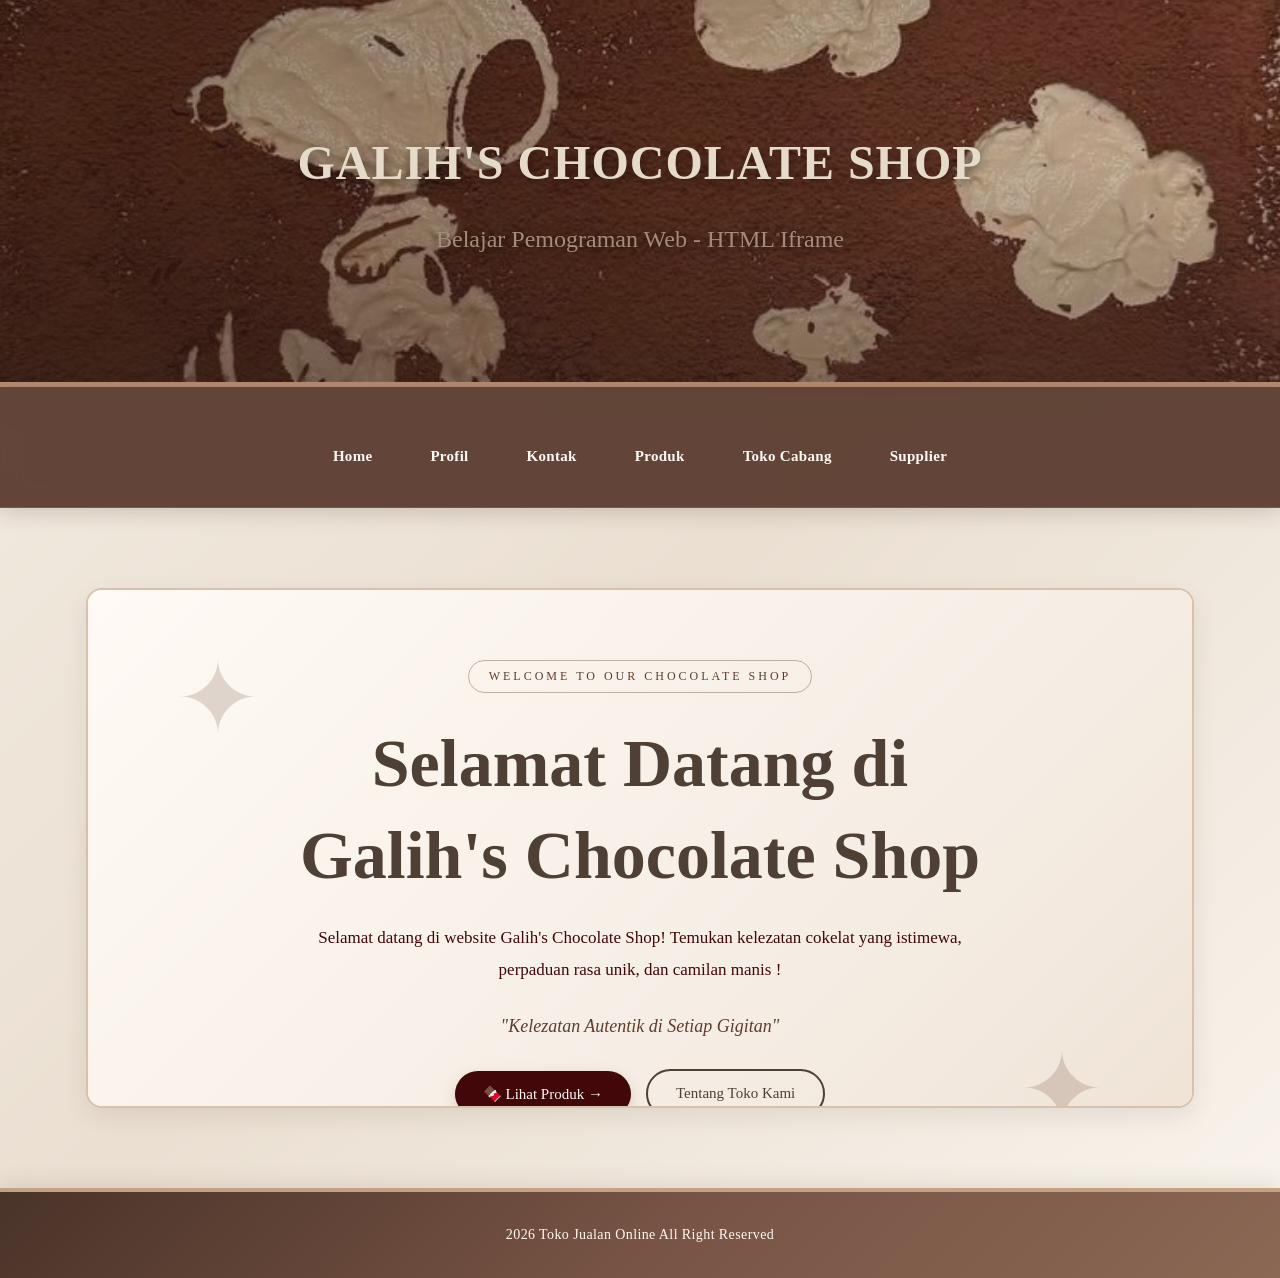
<file: index.html>
<!DOCTYPE html>

<html>
<head>
  <title>.: TOKO JUALAN GALIH ::.</title>

  <!--Menghubungkan CSS -->
  <link rel="stylesheet" href="style.css">
</head>
<body>

  <!-- HEADER -->
<a href="https://pin.it/7uwEqENcR" style="text-decoration: none; 
                                          display: block;">
<header>
  <h1 align="middle"> <font face="Segoe Script" size="10" color="#e6dac8"> GALIH'S CHOCOLATE SHOP</h1> </font> 
  <p align="midddle"> <font face="Comic Sans MS" size="5" color="#a48d78"> Belajar Pemograman Web - HTML Iframe </p> </font>
</header>

<!-- MENU NAVIGASI -->
<nav>
     <a href="home.html" target="konten">Home</a>
     <a href="profil.html" target="konten">Profil</a>
     <a href="kontak.html" target="konten">Kontak</a>
     <a href="produk.html" target="konten">Produk</a>
     <a href="cabang.html" target="konten">Toko Cabang</a>
     <a href="supplier.html" target="konten">Supplier</a>
</nav>

<!-- KONTEN -->
<main>
  <iframe
      src="home.html"
      name="konten"
      title="Area Konten Website">
  </iframe>
</main>
<!-- FOOTER -->
<footer>
  <p>2026 Toko Jualan Online All Right Reserved</p>
</footer>

</body>
</html>
</file>
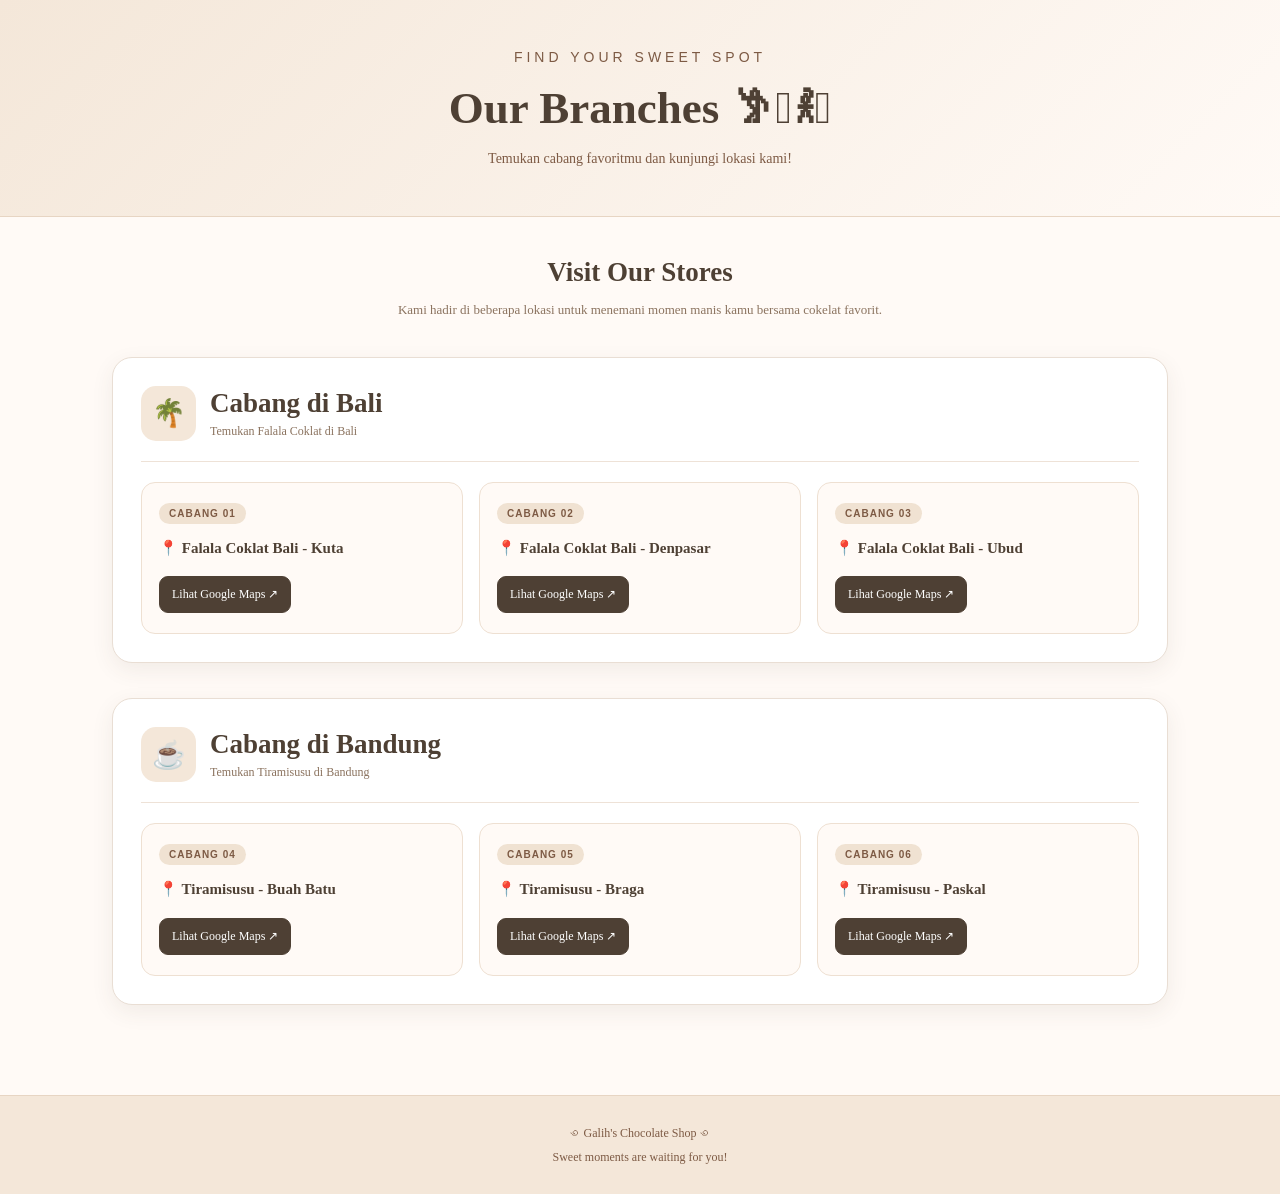
<file: cabang.html>
<!DOCTYPE html>
<html lang="id">
<head>
    <meta charset="UTF-8">
    <meta name="viewport" content="width=device-width, initial-scale=1.0">

    <title>Cabang | Galih's Chocolate Shop</title>

    <style>
        /* Pengaturan dasar */
        * {
            margin: 0;
            padding: 0;
            box-sizing: border-box;
        }

        body {
            font-family: "Comic Sans MS", cursive;
            background-color: #fffaf6;
            color: #4e4034;
        }

        /* Header */
        .header {
            text-align: center;
            padding: 45px 20px;
            background: linear-gradient(135deg, #f4e7d9, #fffaf6);
            border-bottom: 1px solid #e7d5c3;
        }

        .subtitle {
            font-family: Arial, sans-serif;
            font-size: 11px;
            letter-spacing: 4px;
            color: #8b6b50;
            margin-bottom: 12px;
        }

        .header h1 {
            font-family: "Segoe Script", cursive;
            font-size: clamp(30px, 5vw, 45px);
            color: #4e4034;
            margin-bottom: 12px;
        }

        .header p {
            color: #7d5a44;
            font-size: 14px;
            line-height: 1.8;
        }

        /* Konten utama */
        .container {
            max-width: 1100px;
            margin: auto;
            padding: 40px 22px 55px;
        }

        .section-intro {
            text-align: center;
            margin-bottom: 35px;
        }

        .section-intro h2 {
            font-family: "Segoe Script", cursive;
            font-size: 27px;
            color: #4e4034;
            margin-bottom: 10px;
        }

        .section-intro p {
            color: #8b735f;
            font-size: 13px;
            line-height: 1.8;
        }

        /* Bagian kota */
        .city-section {
            margin-bottom: 35px;
            padding: 28px;
            background-color: #ffffff;
            border: 1px solid #e9ded4;
            border-radius: 20px;
            box-shadow: 0 7px 22px rgba(78, 64, 52, 0.08);
        }

        .city-heading {
            display: flex;
            align-items: center;
            gap: 14px;
            padding-bottom: 20px;
            margin-bottom: 20px;
            border-bottom: 1px solid #eee2d7;
        }

        .city-icon {
            display: flex;
            align-items: center;
            justify-content: center;
            flex-shrink: 0;
            width: 55px;
            height: 55px;
            background-color: #f4e7d9;
            border-radius: 15px;
            font-size: 27px;
        }

        .city-heading h2 {
            font-family: "Segoe Script", cursive;
            font-size: 27px;
            color: #4e4034;
            margin-bottom: 5px;
        }

        .city-heading p {
            font-size: 12px;
            color: #8b735f;
        }

        /* Daftar lokasi */
        .branch-list {
            display: grid;
            grid-template-columns: repeat(3, minmax(0, 1fr));
            gap: 16px;
        }

        .branch-card {
            display: flex;
            flex-direction: column;
            align-items: flex-start;
            padding: 20px 17px;
            background-color: #fffaf6;
            border: 1px solid #eee0d2;
            border-radius: 14px;
            transition: transform 0.3s ease,
                        box-shadow 0.3s ease,
                        background-color 0.3s ease;
        }

        .branch-card:hover {
            transform: translateY(-5px);
            background-color: #fdf4eb;
            box-shadow: 0 8px 18px rgba(78, 64, 52, 0.10);
        }

        .branch-number {
            display: inline-block;
            margin-bottom: 12px;
            padding: 5px 10px;
            background-color: #f0e2d2;
            border-radius: 20px;
            color: #7d5a44;
            font-family: Arial, sans-serif;
            font-size: 10px;
            font-weight: bold;
            letter-spacing: 1px;
        }

        .branch-card h3 {
            font-size: 15px;
            line-height: 1.7;
            color: #4e4034;
            margin-bottom: 15px;
        }

        .map-link {
            display: inline-block;
            margin-top: auto;
            padding: 10px 12px;
            border: 1px solid #4e4034;
            border-radius: 9px;
            background-color: #4e4034;
            color: #ffffff;
            text-align: center;
            text-decoration: none;
            font-size: 12px;
            transition: background-color 0.25s ease,
                        color 0.25s ease;
        }

        .map-link:hover {
            background-color: #fffaf6;
            color: #4e4034;
        }

        /* Footer */
        .footer {
            padding: 25px 15px;
            text-align: center;
            background-color: #f4e7d9;
            border-top: 1px solid #e7d5c3;
            color: #7d5a44;
            font-size: 12px;
            line-height: 2;
        }

        /* Tablet */
        @media (max-width: 800px) {
            .branch-list {
                grid-template-columns: repeat(2, minmax(0, 1fr));
            }

            .city-section {
                padding: 22px;
            }
        }

        /* HP */
        @media (max-width: 520px) {
            .header {
                padding: 35px 15px;
            }

            .subtitle {
                font-size: 10px;
                letter-spacing: 2px;
            }

            .container {
                padding: 28px 14px 40px;
            }

            .section-intro h2 {
                font-size: 23px;
            }

            .city-section {
                padding: 18px 14px;
                border-radius: 16px;
            }

            .city-heading {
                gap: 11px;
            }

            .city-icon {
                width: 45px;
                height: 45px;
                font-size: 23px;
            }

            .city-heading h2 {
                font-size: 22px;
            }

            .branch-list {
                grid-template-columns: 1fr;
                gap: 13px;
            }

            .branch-card {
                padding: 18px;
            }
        }

        @media (prefers-reduced-motion: reduce) {
            *,
            *::before,
            *::after {
                transition: none !important;
            }
        }
    </style>
</head>

<body>

    <!-- Header -->
    <header class="header">
        <p class="subtitle">FIND YOUR SWEET SPOT</p>

        <h1>Our Branches 𐦂𖨆𐀪𖠋</h1>

        <p>
            Temukan cabang favoritmu dan kunjungi lokasi kami!
        </p>
    </header>

    <main class="container">

        <div class="section-intro">
            <h2>Visit Our Stores</h2>

            <p>
                Kami hadir di beberapa lokasi untuk menemani
                momen manis kamu bersama cokelat favorit.
            </p>
        </div>

        <!-- Cabang Bali -->
        <section class="city-section">

            <div class="city-heading">
                <div class="city-icon">🌴</div>

                <div>
                    <h2>Cabang di Bali</h2>
                    <p>Temukan Falala Coklat di Bali</p>
                </div>
            </div>

            <div class="branch-list">

                <!-- Bali 1 -->
                <article class="branch-card">
                    <span class="branch-number">CABANG 01</span>

                    <h3>📍 Falala Coklat Bali - Kuta</h3>

                    <a class="map-link"
                       href="https://maps.app.goo.gl/uG1GyyKQwK2XAuap6"
                       target="_blank"
                       rel="noopener noreferrer">
                        Lihat Google Maps ↗
                    </a>
                </article>

                <!-- Bali 2 -->
                <article class="branch-card">
                    <span class="branch-number">CABANG 02</span>

                    <h3>📍 Falala Coklat Bali - Denpasar</h3>

                    <a class="map-link"
                       href="https://maps.app.goo.gl/WrsbnuiRZLUyHnQ87"
                       target="_blank"
                       rel="noopener noreferrer">
                        Lihat Google Maps ↗
                    </a>
                </article>

                <!-- Bali 3 -->
                <article class="branch-card">
                    <span class="branch-number">CABANG 03</span>

                    <h3>📍 Falala Coklat Bali - Ubud</h3>

                    <a class="map-link"
                       href="https://maps.app.goo.gl/XQPatZxzMfopbtZs8"
                       target="_blank"
                       rel="noopener noreferrer">
                        Lihat Google Maps ↗
                    </a>
                </article>

            </div>
        </section>

        <!-- Cabang Bandung -->
        <section class="city-section">

            <div class="city-heading">
                <div class="city-icon">☕</div>

                <div>
                    <h2>Cabang di Bandung</h2>
                    <p>Temukan Tiramisusu di Bandung</p>
                </div>
            </div>

            <div class="branch-list">

                <!-- Bandung 1 -->
                <article class="branch-card">
                    <span class="branch-number">CABANG 04</span>

                    <h3>📍 Tiramisusu - Buah Batu</h3>

                    <a class="map-link"
                       href="https://maps.app.goo.gl/35EmjSanVdtgCQKR7"
                       target="_blank"
                       rel="noopener noreferrer">
                        Lihat Google Maps ↗
                    </a>
                </article>

                <!-- Bandung 2 -->
                <article class="branch-card">
                    <span class="branch-number">CABANG 05</span>

                    <h3>📍 Tiramisusu - Braga</h3>

                    <a class="map-link"
                       href="https://maps.app.goo.gl/CmzLz3PfpLSEzAH4A"
                       target="_blank"
                       rel="noopener noreferrer">
                        Lihat Google Maps ↗
                    </a>
                </article>

                <!-- Bandung 3 -->
                <article class="branch-card">
                    <span class="branch-number">CABANG 06</span>

                    <h3>📍 Tiramisusu - Paskal</h3>

                    <a class="map-link"
                       href="https://maps.app.goo.gl/EutdGB9QgrLjX6qY7"
                       target="_blank"
                       rel="noopener noreferrer">
                        Lihat Google Maps ↗
                    </a>
                </article>

            </div>
        </section>

    </main>

    <!-- Footer -->
    <footer class="footer">
        <p>꩜ Galih's Chocolate Shop ꩜</p>
        <p>Sweet moments are waiting for you!</p>
    </footer>

</body>
</html>
</file>
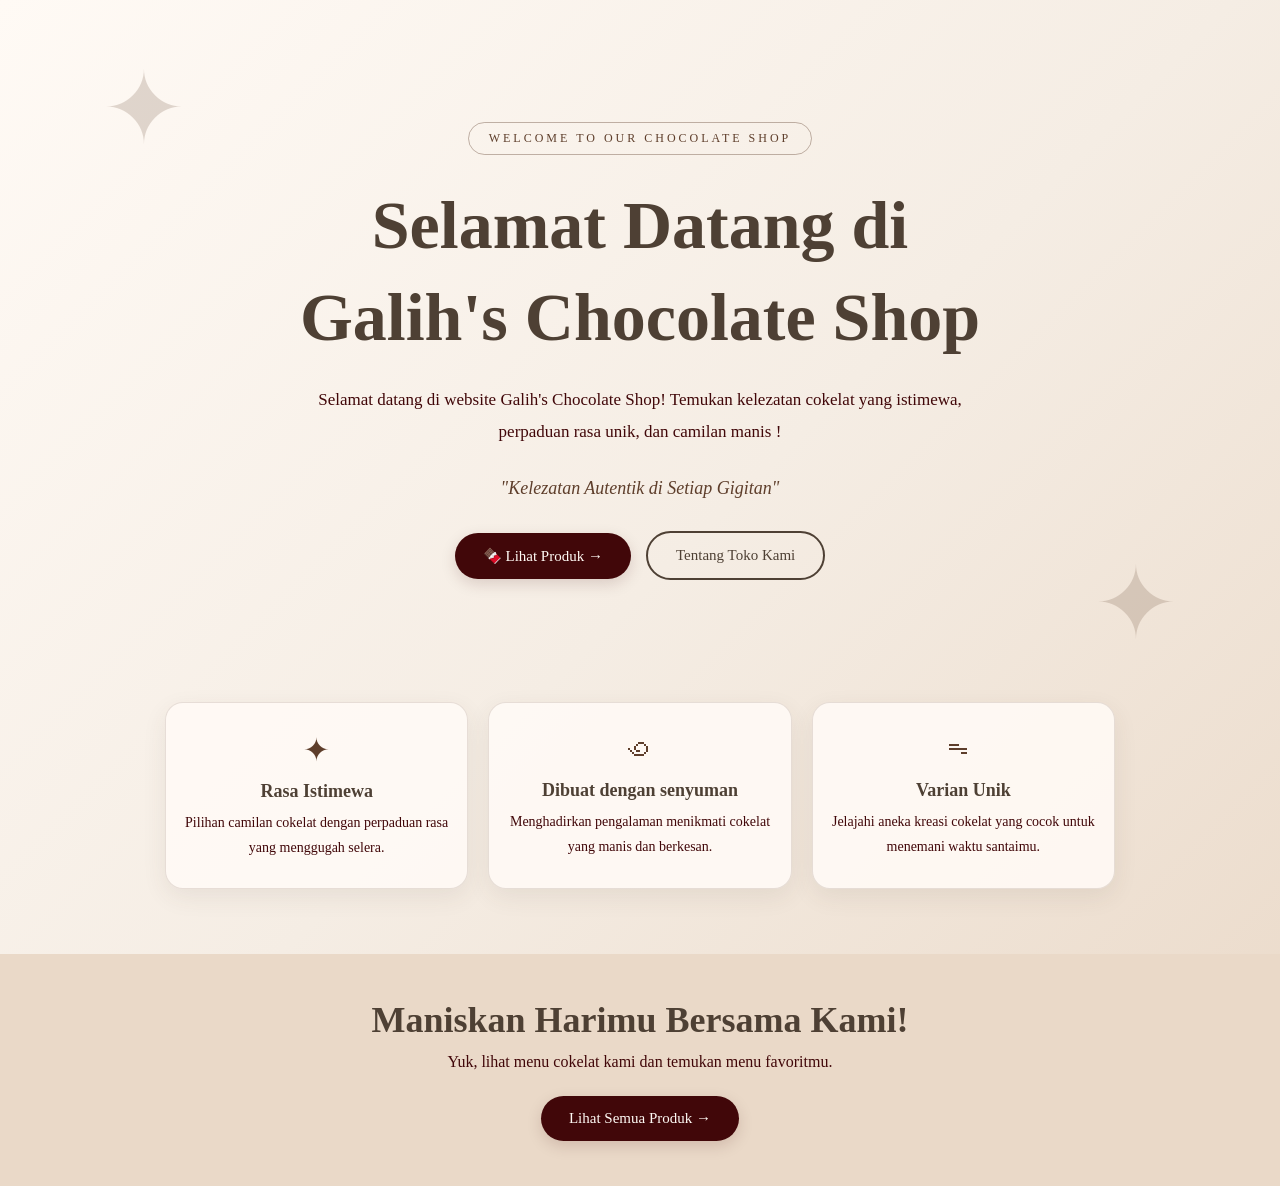
<file: home.html>
<!DOCTYPE html>
<html lang="id">
<head>
    <meta charset="UTF-8">
    <meta name="viewport" content="width=device-width, initial-scale=1.0">

    <title>Home | Galih's Chocolate Shop</title>

    <style>
        :root {
            --cokelat: #4e4034;
            --merah: #410709;
            --cokelat-muda: #5e3e2b;
            --krem: #f5ede4;
            --putih: #fffaf5;
        }

        * {
            margin: 0;
            padding: 0;
            box-sizing: border-box;
            scroll-behavior: smooth;
        }

        body {
            font-family: "Comic Sans MS", cursive;
            color: var(--merah);
            background: linear-gradient(
                135deg,
                #fffaf5,
                #f5ede4,
                #ead9c8
            );
            min-height: 100vh;
        }

        /* NAVIGASI */
        nav {
            display: flex;
            justify-content: space-between;
            align-items: center;
            padding: 20px 8%;
            background: var(--putih);
            border-bottom: 1px solid #5e3e2b30;
            gap: 20px;
        }

        .logo {
            font-family: "Segoe Script", cursive;
            font-size: 22px;
            font-weight: bold;
            color: var(--cokelat);
        }

        nav a {
            color: var(--merah);
            text-decoration: none;
            font-size: 15px;
            transition: 0.3s;
        }

        nav a:hover {
            color: var(--cokelat-muda);
        }

        .nav-links {
            display: flex;
            align-items: center;
            gap: 24px;
        }

        /* BAGIAN UTAMA */
        .hero {
            min-height: 78vh;
            display: flex;
            align-items: center;
            justify-content: center;
            text-align: center;
            padding: 70px 20px;
            position: relative;
            overflow: hidden;
        }

        .hero::before,
        .hero::after {
            content: "✦";
            position: absolute;
            color: #5e3e2b30;
            font-size: 100px;
            pointer-events: none;
        }

        .hero::before {
            top: 50px;
            left: 8%;
        }

        .hero::after {
            bottom: 40px;
            right: 8%;
        }

        .hero-content {
            max-width: 850px;
            animation: muncul 1s ease;
        }

        .welcome {
            display: inline-block;
            padding: 8px 20px;
            border: 1px solid #5e3e2b60;
            border-radius: 30px;
            color: var(--cokelat-muda);
            letter-spacing: 3px;
            font-size: 12px;
            margin-bottom: 25px;
        }

        h1 {
            font-family: "Segoe Script", cursive;
            color: var(--cokelat);
            font-size: clamp(36px, 7vw, 68px);
            line-height: 1.35;
            margin-bottom: 20px;
        }

        .description {
            max-width: 650px;
            margin: 0 auto 30px;
            font-size: 17px;
            line-height: 1.9;
            color: var(--merah);
        }

        .tagline {
            color: var(--cokelat-muda);
            font-style: italic;
            margin-bottom: 32px;
            font-size: 18px;
        }

        /* TOMBOL */
        .buttons {
            display: flex;
            justify-content: center;
            align-items: center;
            gap: 15px;
            flex-wrap: wrap;
        }

        .btn {
            display: inline-block;
            padding: 14px 28px;
            border-radius: 30px;
            text-decoration: none;
            font-family: "Comic Sans MS", cursive;
            font-size: 15px;
            transition: 0.3s ease;
        }

        .btn-primary {
            background: var(--merah);
            color: var(--putih);
            box-shadow: 0 5px 15px #41070925;
        }

        .btn-primary:hover {
            background: var(--cokelat);
            transform: translateY(-4px);
            box-shadow: 0 10px 20px #41070930;
        }

        .btn-secondary {
            border: 2px solid var(--cokelat);
            color: var(--cokelat);
            background: transparent;
        }

        .btn-secondary:hover {
            background: var(--cokelat);
            color: var(--putih);
            transform: translateY(-4px);
        }

        /* KARTU KEUNGGULAN */
        .features {
            width: min(950px, 90%);
            margin: 0 auto 65px;
            display: grid;
            grid-template-columns: repeat(3, 1fr);
            gap: 20px;
        }

        .feature-card {
            background: rgba(255, 250, 245, 0.9);
            border: 1px solid #5e3e2b25;
            border-radius: 18px;
            text-align: center;
            padding: 28px 18px;
            box-shadow: 0 8px 25px #4e403415;
            transition: 0.3s;
        }

        .feature-card:hover {
            transform: translateY(-7px);
            box-shadow: 0 14px 30px #4e403425;
        }

        .feature-icon {
            font-size: 32px;
            color: var(--cokelat-muda);
            margin-bottom: 12px;
        }

        .feature-card h2 {
            font-size: 18px;
            color: var(--cokelat);
            margin-bottom: 8px;
        }

        .feature-card p {
            font-size: 14px;
            line-height: 1.8;
        }

        /* AJAKAN */
        .closing {
            text-align: center;
            padding: 45px 20px;
            background: #ead9c8;
        }

        .closing h2 {
            font-family: "Segoe Script", cursive;
            font-size: clamp(25px, 4vw, 36px);
            color: var(--cokelat);
            margin-bottom: 12px;
        }

        .closing p {
            margin-bottom: 25px;
        }

        /* FOOTER */
        footer {
            background: var(--cokelat);
            color: var(--putih);
            text-align: center;
            padding: 25px 15px;
            font-size: 13px;
        }

        footer p {
            margin: 5px;
        }

        /* ANIMASI */
        @keyframes muncul {
            from {
                opacity: 0;
                transform: translateY(25px);
            }

            to {
                opacity: 1;
                transform: translateY(0);
            }
        }

        /* RESPONSIVE */
        @media (max-width: 650px) {
            nav {
                flex-direction: column;
                padding: 18px;
            }

            .nav-links {
                justify-content: center;
                gap: 18px;
                flex-wrap: wrap;
            }

            .logo {
                font-size: 20px;
                text-align: center;
            }

            .hero {
                min-height: 70vh;
                padding: 55px 20px;
            }

            .description {
                font-size: 15px;
            }

            .tagline {
                font-size: 16px;
            }

            .features {
                grid-template-columns: 1fr;
            }

            .hero::before {
                left: 2%;
                font-size: 60px;
            }

            .hero::after {
                right: 2%;
                font-size: 60px;
            }
        }

        @media (prefers-reduced-motion: reduce) {
            *,
            *::before,
            *::after {
                animation: none !important;
                transition: none !important;
                scroll-behavior: auto !important;
            }
        }
    </style>
</head>

<body>

      <!-- HALAMAN HOME -->
    <section class="hero">
        <div class="hero-content">

            <p class="welcome">WELCOME TO OUR CHOCOLATE SHOP</p>

            <h1>Selamat Datang di<br>
                Galih's Chocolate Shop
            </h1>

            <p class="description">
                Selamat datang di website Galih's Chocolate Shop!
                Temukan kelezatan cokelat yang istimewa, perpaduan
                rasa unik, dan camilan manis !
            </p>

            <p class="tagline">
                "Kelezatan Autentik di Setiap Gigitan"
            </p>

            <div class="buttons">
                <a href="produk.html" class="btn btn-primary">
                    🍫 Lihat Produk →
                </a>

                <a href="profil.html" class="btn btn-secondary">
                    Tentang Toko Kami
                </a>
            </div>

        </div>
    </section>

    <!-- KEUNGGULAN -->
    <section class="features">

        <article class="feature-card">
            <div class="feature-icon">✦</div>
            <h2>Rasa Istimewa</h2>
            <p>
                Pilihan camilan cokelat dengan perpaduan rasa
                yang menggugah selera.
            </p>
        </article>

        <article class="feature-card">
            <div class="feature-icon">꩜</div>
            <h2>Dibuat dengan senyuman</h2>
            <p>
                Menghadirkan pengalaman menikmati cokelat
                yang manis dan berkesan.
            </p>
        </article>

        <article class="feature-card">
            <div class="feature-icon">ᯓ</div>
            <h2>Varian Unik</h2>
            <p>
                Jelajahi aneka kreasi cokelat yang cocok
                untuk menemani waktu santaimu.
            </p>
        </article>

    </section>

    <!-- AJAKAN BELANJA -->
    <section class="closing">
        <h2>Maniskan Harimu Bersama Kami!</h2>

        <p>
            Yuk, lihat menu cokelat kami dan temukan menu favoritmu.
        </p>

        <a href="produk.html" class="btn btn-primary">
            Lihat Semua Produk →
        </a>
    </section>
</body>
</html>
</file>
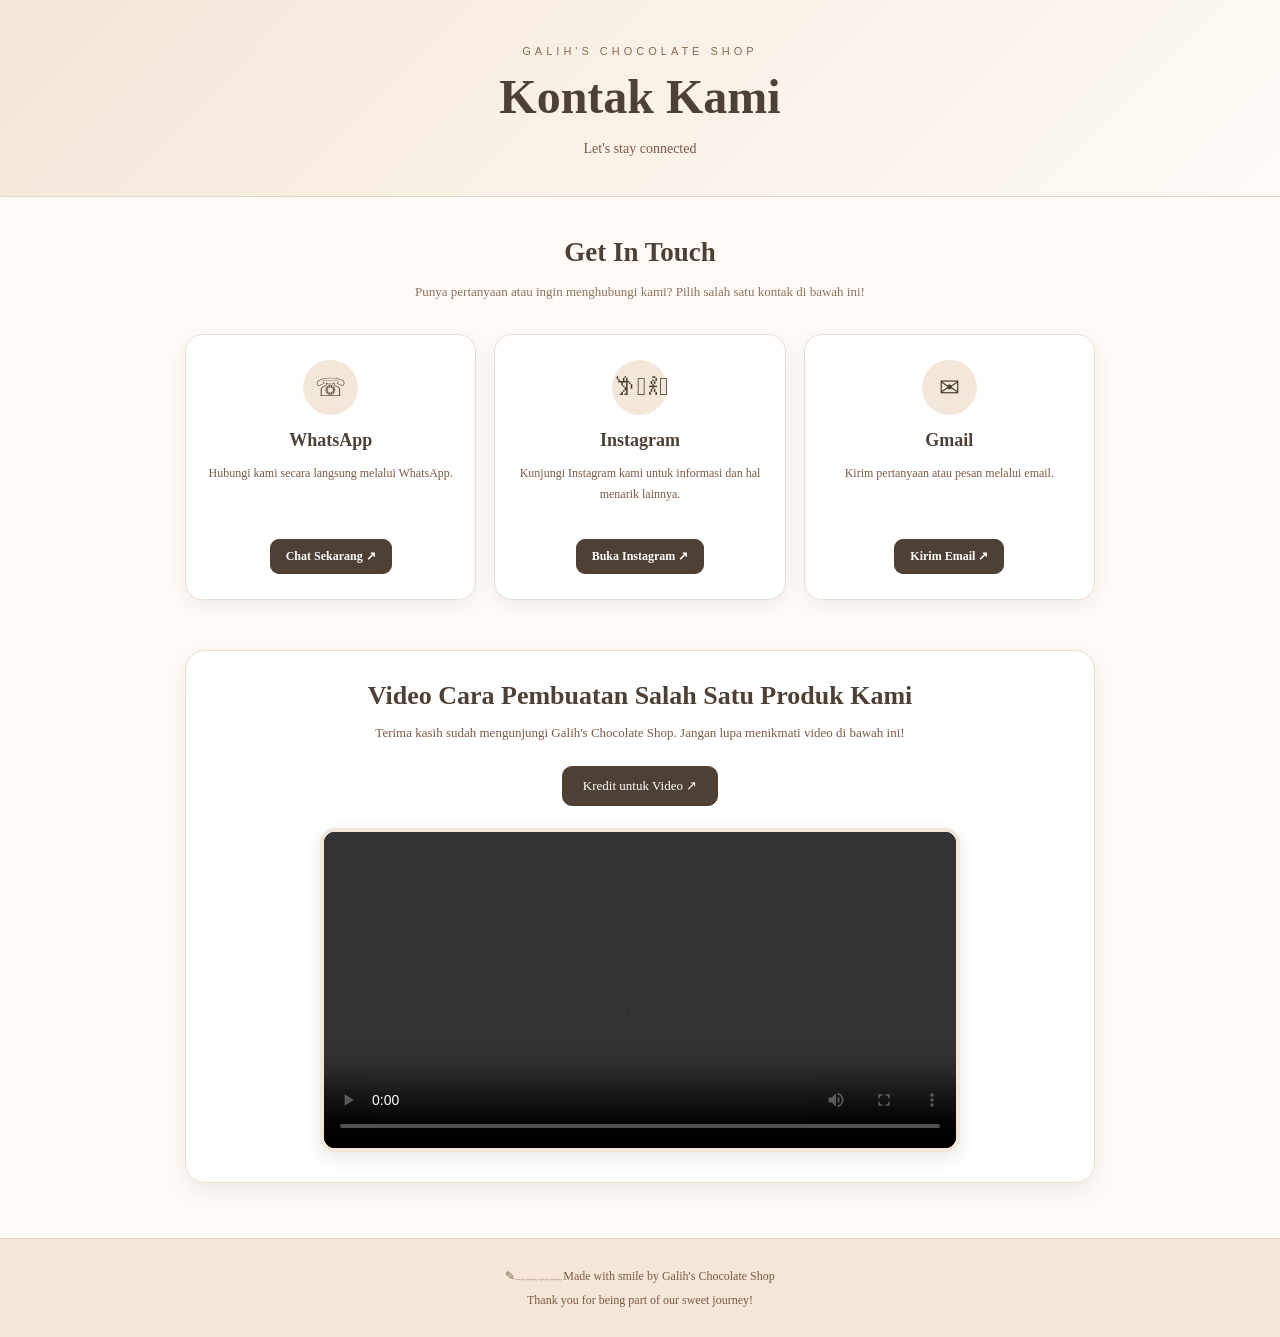
<file: kontak.html>
<!DOCTYPE html>
<html lang="id">
<head>
    <meta charset="UTF-8">
    <meta name="viewport" content="width=device-width, initial-scale=1.0">

    <title>Kontak | Galih's Chocolate Shop</title>

    <style>
        /* Pengaturan dasar */
        * {
            margin: 0;
            padding: 0;
            box-sizing: border-box;
        }

        body {
            font-family: "Comic Sans MS", cursive;
            background-color: #fffaf6;
            color: #4e4034;
        }

        /* Header */
        .header {
            text-align: center;
            padding: 45px 20px 35px;
            background: linear-gradient(135deg, #f4e7d9, #fffaf6);
            border-bottom: 1px solid #e7d5c3;
        }

        .header .subtitle {
            font-family: Arial, sans-serif;
            font-size: 11px;
            letter-spacing: 4px;
            color: #8b6b50;
            margin-bottom: 12px;
        }

        .header h1 {
            font-family: "Segoe Script", cursive;
            font-size: clamp(34px, 5vw, 48px);
            color: #4e4034;
            margin-bottom: 12px;
        }

        .header .tagline {
            font-size: 14px;
            color: #7d5a44;
            line-height: 1.8;
        }

        /* Konten utama */
        .container {
            width: 100%;
            max-width: 950px;
            margin: auto;
            padding: 40px 20px 55px;
        }

        .section-title {
            text-align: center;
            font-family: "Segoe Script", cursive;
            font-size: 27px;
            color: #4e4034;
            margin-bottom: 12px;
        }

        .section-description {
            text-align: center;
            color: #8b735f;
            font-size: 13px;
            line-height: 1.8;
            margin-bottom: 30px;
        }

        /* Kartu kontak */
        .contact-list {
            display: grid;
            grid-template-columns: repeat(3, minmax(0, 1fr));
            gap: 18px;
        }

        .contact-card {
            display: flex;
            flex-direction: column;
            align-items: center;
            text-align: center;
            padding: 25px 15px;
            background-color: #ffffff;
            border: 1px solid #e9ded4;
            border-radius: 18px;
            box-shadow: 0 5px 18px rgba(78, 64, 52, 0.08);
            transition: transform 0.3s ease,
                        box-shadow 0.3s ease;
        }

        .contact-card:hover {
            transform: translateY(-6px);
            box-shadow: 0 12px 25px rgba(78, 64, 52, 0.15);
        }

        .contact-icon {
            display: flex;
            align-items: center;
            justify-content: center;
            width: 55px;
            height: 55px;
            margin-bottom: 15px;
            border-radius: 50%;
            background-color: #f4e7d9;
            font-size: 25px;
        }

        .contact-card h2 {
            font-size: 18px;
            color: #4e4034;
            margin-bottom: 12px;
        }

        .contact-card p {
            font-size: 12px;
            line-height: 1.8;
            color: #7d5a44;
            margin-bottom: 15px;
        }

        .contact-card a {
            display: inline-block;
            max-width: 100%;
            overflow-wrap: anywhere;
            text-decoration: none;
            color: #8b4b2d;
            font-weight: bold;
            font-size: 13px;
            transition: color 0.25s ease;
        }

        .contact-card a:hover {
            color: #4e4034;
            text-decoration: underline;
        }

        .contact-button {
            margin-top: auto;
            padding: 9px 15px;
            border: 1px solid #4e4034;
            border-radius: 9px;
            background-color: #4e4034;
            color: #ffffff !important;
            font-size: 12px !important;
            transition: 0.25s ease;
        }

        .contact-button:hover {
            background-color: #fffaf6;
            color: #4e4034 !important;
            text-decoration: none !important;
        }

        /* Bagian video */
        .video-section {
            margin-top: 50px;
            padding: 30px;
            background-color: #ffffff;
            border: 1px solid #e9ded4;
            border-radius: 20px;
            box-shadow: 0 8px 25px rgba(78, 64, 52, 0.09);
        }

        .video-section h2 {
            text-align: center;
            font-family: "Segoe Script", cursive;
            font-size: 26px;
            color: #4e4034;
            margin-bottom: 10px;
        }

        .video-description {
            text-align: center;
            font-size: 13px;
            line-height: 1.8;
            color: #7d5a44;
            margin-bottom: 22px;
        }

        .video-credit {
            text-align: center;
            margin-bottom: 22px;
        }

        .video-credit a {
            display: inline-block;
            padding: 11px 20px;
            border: 1px solid #4e4034;
            border-radius: 10px;
            background-color: #4e4034;
            color: white;
            font-size: 13px;
            text-decoration: none;
            transition: 0.25s ease;
        }

        .video-credit a:hover {
            background-color: #fffaf6;
            color: #4e4034;
        }

        .video-wrapper {
            width: 100%;
            max-width: 640px;
            margin: auto;
            overflow: hidden;
            border: 4px solid #f4e7d9;
            border-radius: 15px;
            background-color: #000000;
            box-shadow: 0 6px 18px rgba(78, 64, 52, 0.12);
        }

        .video-wrapper video {
            display: block;
            width: 100%;
            height: auto;
        }

        /* Footer */
        .footer {
            padding: 25px 15px;
            text-align: center;
            background-color: #f4e7d9;
            border-top: 1px solid #e7d5c3;
            color: #7d5a44;
            font-size: 12px;
            line-height: 2;
        }

        /* Tablet */
        @media (max-width: 750px) {
            .contact-list {
                grid-template-columns: 1fr;
            }

            .contact-card {
                padding: 22px 18px;
            }

            .video-section {
                padding: 22px 15px;
            }
        }

        /* HP */
        @media (max-width: 480px) {
            .header {
                padding: 35px 15px;
            }

            .header .subtitle {
                letter-spacing: 2px;
                font-size: 10px;
            }

            .header .tagline {
                font-size: 13px;
            }

            .container {
                padding: 30px 15px 40px;
            }

            .section-title,
            .video-section h2 {
                font-size: 23px;
            }

            .video-wrapper {
                border-width: 3px;
                border-radius: 10px;
            }
        }

        @media (prefers-reduced-motion: reduce) {
            *,
            *::before,
            *::after {
                transition: none !important;
            }
        }
    </style>
</head>

<body>

    <!-- Header -->
    <header class="header">
        <p class="subtitle">GALIH'S CHOCOLATE SHOP</p>

        <h1>Kontak Kami</h1>

        <p class="tagline">
            Let's stay connected
        </p>
    </header>

    <!-- Informasi Kontak -->
    <main class="container">

        <h2 class="section-title">Get In Touch </h2>

        <p class="section-description">
            Punya pertanyaan atau ingin menghubungi kami?
            Pilih salah satu kontak di bawah ini!
        </p>

        <div class="contact-list">

            <!-- WhatsApp -->
            <section class="contact-card">
                <div class="contact-icon">☏</div>

                <h2>WhatsApp</h2>

                <p>
                    Hubungi kami secara langsung melalui WhatsApp.
                </p>

                               <br>

                <a class="contact-button"
                   href="https://wa.me/085624809518"
                   target="_blank"
                   rel="noopener noreferrer">
                    Chat Sekarang ↗
                </a>
            </section>

            <!-- Instagram -->
            <section class="contact-card">
                <div class="contact-icon">𐦂𖨆𐀪𖠋</div>

                <h2>Instagram</h2>

                <p>
                    Kunjungi Instagram kami untuk informasi
                    dan hal menarik lainnya.
                </p>

                             <br>

                <a class="contact-button"
                   href="https://www.instagram.com/luciandwave?igsi=MXNsbmhqMDBzZ3Y1&utm_source=qr"
                   target="_blank"
                   rel="noopener noreferrer">
                    Buka Instagram ↗
                </a>
            </section>

            <!-- Gmail -->
            <section class="contact-card">
                <div class="contact-icon">✉</div>

                <h2>Gmail</h2>

                <p>
                    Kirim pertanyaan atau pesan melalui email.
                </p>

                <a href="mailto:galihdesfriansyah@gmail.com">
                    
                </a>

                <br>

                <a class="contact-button"
                   href="mailto:galihdesfriansyah@gmail.com">
                    Kirim Email ↗
                </a>
            </section>

        </div>

        <!-- Video -->
        <section class="video-section">

            <h2> Video Cara Pembuatan Salah Satu Produk Kami </h2>

            <p class="video-description">
                Terima kasih sudah mengunjungi Galih's Chocolate Shop.
                Jangan lupa menikmati video di bawah ini!
            </p>

            <div class="video-credit">
                <a href="https://vt.tiktok.com/ZSb9wq5rn/"
                   target="_blank"
                   rel="noopener noreferrer">
                    Kredit untuk Video ↗
                </a>
            </div>

            <div class="video-wrapper">
                <video controls preload="metadata">
                    <source src="image/kuki.mp4" type="video/mp4">
                    Browser kamu tidak mendukung pemutaran video.
                </video>
            </div>

        </section>

    </main>

    <!-- Footer -->
    <footer class="footer">
        <p> ✎﹏﹏﹏﹏Made with smile by Galih's Chocolate Shop </p>
        <p>Thank you for being part of our sweet journey!</p>
    </footer>

</body>
</html>
</file>
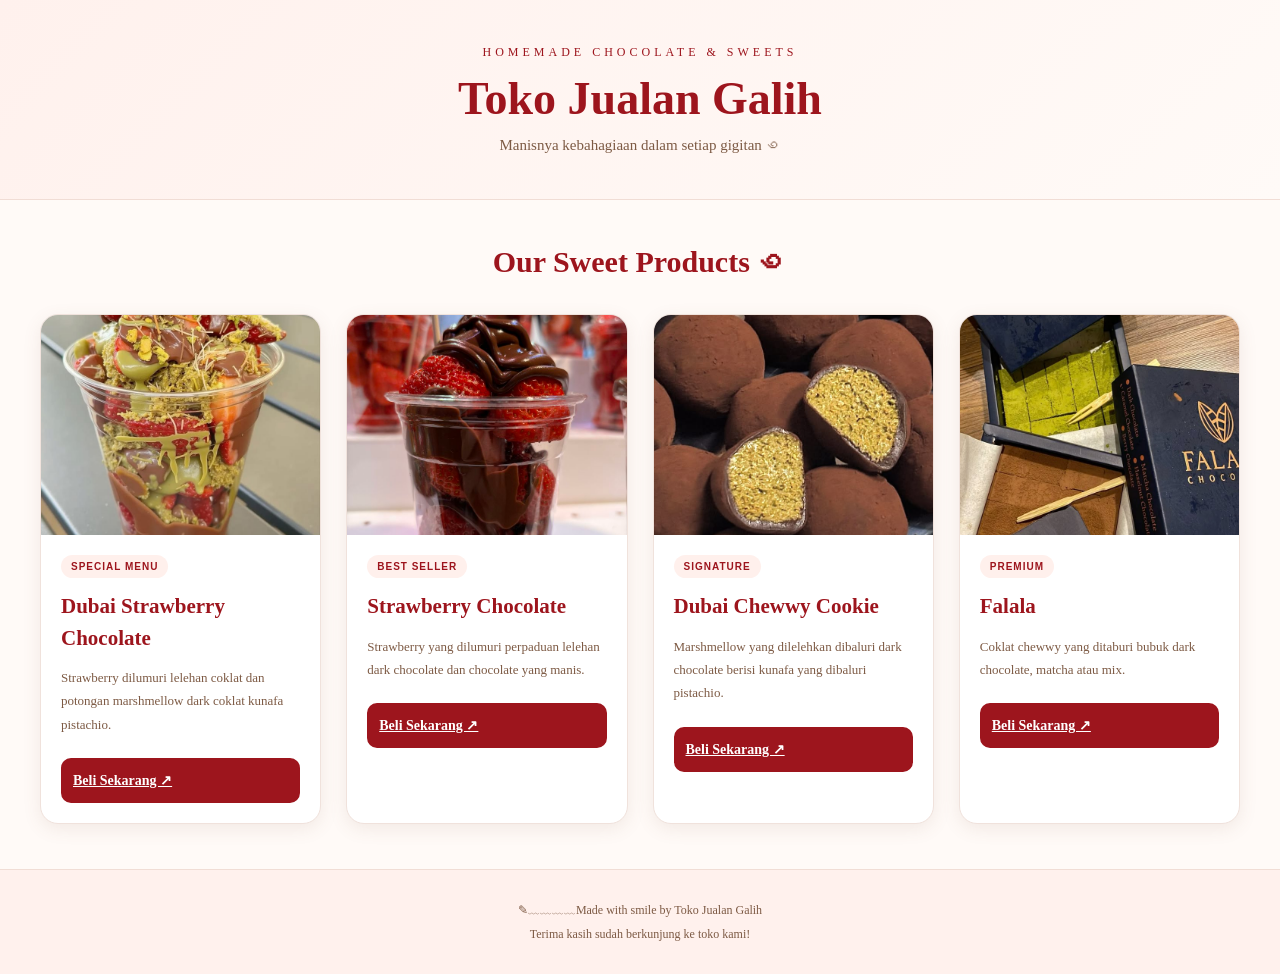
<file: produk.html>
<!DOCTYPE html>
<html lang="id">
<head>
    <meta charset="UTF-8">
    <meta name="viewport" content="width=device-width, initial-scale=1.0">

    <title>TOKO JUALAN GALIH</title>

    <style>
        /* Pengaturan dasar */
        * {
            margin: 0;
            padding: 0;
            box-sizing: border-box;
        }

        body {
            background-color: #fffaf7;
            font-family: "Comic Sans MS", cursive;
            color: #7d5a44;
        }

        /* Header toko */
        .header {
            text-align: center;
            padding: 45px 20px;
            background: linear-gradient(135deg, #fff1ed, #fffaf7);
            border-bottom: 1px solid #f1ddd5;
        }

        .subtitle {
            font-size: 12px;
            letter-spacing: 4px;
            color: #9d151d;
            margin-bottom: 12px;
        }

        .header h1 {
            font-family: "Segoe Script", cursive;
            font-size: clamp(30px, 5vw, 46px);
            color: #9d151d;
            margin-bottom: 12px;
        }

        .tagline {
            font-size: 15px;
            color: #7d5a44;
        }

        /* Daftar produk */
        .container {
            max-width: 1250px;
            margin: auto;
            padding: 45px 25px;
        }

        .section-title {
            text-align: center;
            font-family: "Segoe Script", cursive;
            font-size: 30px;
            color: #9d151d;
            margin-bottom: 35px;
        }

        .product-grid {
            display: grid;
            grid-template-columns: repeat(4, minmax(0, 1fr));
            gap: 25px;
        }

        /* Kartu produk */
        .product-card {
            display: flex;
            flex-direction: column;
            background-color: white;
            border: 1px solid #f0e2dc;
            border-radius: 18px;
            overflow: hidden;
            box-shadow: 0 5px 18px rgba(125, 90, 68, 0.10);
            transition: transform 0.3s ease,
                        box-shadow 0.3s ease;
        }

        .product-card:hover {
            transform: translateY(-8px);
            box-shadow: 0 14px 28px rgba(125, 90, 68, 0.18);
        }

        /* Gambar produk */
        .image-link {
            display: block;
            overflow: hidden;
        }

        .product-image {
            display: block;
            width: 100%;
            height: 220px;
            object-fit: cover;
            transition: transform 0.4s ease;
        }

        .product-card:hover .product-image {
            transform: scale(1.06);
        }

        /* Informasi produk */
        .product-info {
            display: flex;
            flex-direction: column;
            flex: 1;
            padding: 20px;
        }

        .product-label {
            align-self: flex-start;
            background-color: #fff0ec;
            color: #9d151d;
            padding: 6px 10px;
            border-radius: 20px;
            font-family: Arial, sans-serif;
            font-size: 10px;
            font-weight: bold;
            letter-spacing: 1px;
            margin-bottom: 13px;
        }

        .product-info h2 {
            font-family: "Segoe Script", cursive;
            font-size: 21px;
            line-height: 1.5;
            color: #9d151d;
            margin-bottom: 12px;
        }

        .description {
            font-size: 13px;
            line-height: 1.8;
            color: #7d5a44;
            margin-bottom: 22px;
        }

        /* Harga dan tombol beli */
        .product-bottom {
            margin-top: auto;
        }

        .price {
            font-size: 23px;
            font-weight: bold;
            color: black;
            margin-bottom: 15px;
        }

        .buy-button {
            width: 100%;
            padding: 12px 10px;
            border: 2px solid #9d151d;
            border-radius: 10px;
            background-color: #9d151d;
            color: white;
            font-family: "Comic Sans MS", cursive;
            font-size: 14px;
            font-weight: bold;
            cursor: pointer;
            transition: 0.3s ease;
        }

        .buy-button:hover {
            background-color: white;
            color: #9d151d;
            transform: scale(1.02);
        }

        .buy-button:active {
            transform: scale(0.98);
        }

        /* Footer */
        .footer {
            text-align: center;
            padding: 28px 15px;
            background-color: #fff1ed;
            border-top: 1px solid #f1ddd5;
            color: #7d5a44;
            font-size: 12px;
            line-height: 2;
        }

        /* Tampilan tablet */
        @media (max-width: 1000px) {
            .product-grid {
                grid-template-columns: repeat(2, minmax(0, 1fr));
                gap: 22px;
            }
        }

        /* Tampilan HP */
        @media (max-width: 550px) {
            .header {
                padding: 35px 15px;
            }

            .subtitle {
                font-size: 10px;
                letter-spacing: 2px;
            }

            .tagline {
                font-size: 13px;
            }

            .container {
                padding: 30px 15px;
            }

            .section-title {
                font-size: 25px;
            }

            .product-grid {
                grid-template-columns: 1fr;
                gap: 22px;
            }

            .product-image {
                height: 240px;
            }
        }

        /* Mengurangi animasi jika diperlukan */
        @media (prefers-reduced-motion: reduce) {
            *,
            *::before,
            *::after {
                transition: none !important;
            }
        }
    </style>
</head>

<body>

    <!-- Header -->
    <header class="header">
        <p class="subtitle">HOMEMADE CHOCOLATE & SWEETS</p>
        <h1>Toko Jualan Galih</h1>
        <p class="tagline">
            Manisnya kebahagiaan dalam setiap gigitan ꩜
        </p>
    </header>

    <!-- Produk -->
    <main class="container">

        <h2 class="section-title">Our Sweet Products ꩜</h2>

        <div class="product-grid">

            <!-- Produk 1 -->
            <article class="product-card">
                <a class="image-link"
                   href="https://pin.it/5op7G1Xne"
                   title="Klik Untuk Hak Cipta"
                   target="_blank"
                   rel="noopener noreferrer">
                    <img class="product-image"
                         src="image/straw.jpg"
                         alt="Dubai Strawberry Chocolate">
                </a>

                <div class="product-info">
                    <span class="product-label">SPECIAL MENU</span>

                    <h2>Dubai Strawberry Chocolate</h2>

                    <p class="description">
                        Strawberry dilumuri lelehan coklat
                        dan potongan marshmellow 
                        dark coklat kunafa
                        pistachio.
                    </p>

     <a class="buy-button"
     href="https://wa.me/6285624809518?text=Halo%20Toko%20Jualan%20Galih,%20Saya%20Ingin%20Memesan%20Dubai%20Strawberry%20Chocolate.%0A%0ANama:%0AAlamat:%0APembayaran%20Via:" target="_blank">
                        Beli Sekarang ↗
                        </a>
                </div>
            </article>

            <!-- Produk 2 -->
            <article class="product-card">
                <a class="image-link"
                   href="https://pin.it/4ZEUSlL2q"
                   title="Klik Untuk Hak Cipta"
                   target="_blank"
                   rel="noopener noreferrer">
                    <img class="product-image"
                         src="image/choc.jpg"
                         alt="Strawberry Chocolate">
                </a>

                <div class="product-info">
                    <span class="product-label">BEST SELLER</span>

                    <h2>Strawberry Chocolate</h2>

                    <p class="description">
                        Strawberry yang dilumuri perpaduan
                        lelehan dark chocolate dan chocolate
                        yang manis.
                    </p>

       <a class="buy-button"
       href="https://wa.me/6285624809518?text=Halo%20Toko%20Jualan%20Galih,%20Saya%20Ingin%20Memesan%20Strawberry%20Chocolate%20Leleh.%0A%0ANama:%0AAlamat:%0APembayaran%20Via:" target="_blank">
                        Beli Sekarang ↗
                        </a>
                </div>
            </article>

            <!-- Produk 3 -->
            <article class="product-card">
                <a class="image-link"
                   href="https://pin.it/1vYdsTxCX"
                   title="Klik Untuk Hak Cipta"
                   target="_blank"
                   rel="noopener noreferrer">
                    <img class="product-image"
                         src="image/dubai.jpg"
                         alt="Dubai Chewwy Cookie">
                </a>

                <div class="product-info">
                    <span class="product-label">SIGNATURE</span>

                    <h2>Dubai Chewwy Cookie</h2>

                    <p class="description">
                        Marshmellow yang dilelehkan dibaluri
                        dark chocolate berisi kunafa
                        yang dibaluri pistachio.
                    </p>

     <a class="buy-button"
     href="https://wa.me/6285624809518?text=Halo%20Toko%20Jualan%20Galih,%20Saya%20Ingin%20Memesan%20Dubai%20Chewwy%20Cookie.%0A%0ANama:%0AAlamat:%0APembayaran%20Via:" target="_blank">
                        Beli Sekarang ↗
                        </a>
                </div>
            </article>

            <!-- Produk 4 -->
            <article class="product-card">
                <a class="image-link"
                   href="https://pin.it/1vZIpGrIa"
                   title="Klik Untuk Hak Cipta"
                   target="_blank"
                   rel="noopener noreferrer">
                    <img class="product-image"
                         src="image/falala.jpg"
                         alt="Falala">
                </a>

                <div class="product-info">
                    <span class="product-label">PREMIUM</span>

                    <h2>Falala</h2>

                    <p class="description">
                        Coklat chewwy yang ditaburi bubuk
                        dark chocolate, matcha atau mix.
                    </p>

     <a class="buy-button"
     href="https://wa.me/6285624809518?text=Halo%20Toko%20Jualan%20Galih,%20Saya%20Ingin%20Memesan%20Dark%20Chocolate%20Falala.%0A%0ANama:%0AAlamat:%0APembayaran%20Via:" target="_blank">
                        Beli Sekarang ↗
                        </a>
                </div>
            </article>

        </div>
    </main>

    <!-- Footer -->
    <footer class="footer">
        <p> ✎﹏﹏﹏﹏Made with smile by Toko Jualan Galih </p>
        <p>Terima kasih sudah berkunjung ke toko kami!</p>
    </footer>

    <!-- JavaScript tombol beli -->
    <script>
        function beliProduk(namaProduk) {
            alert(namaProduk + " berhasil ditambahkan ke pilihanmu!");
        }
    </script>

</body>
</html>
</file>
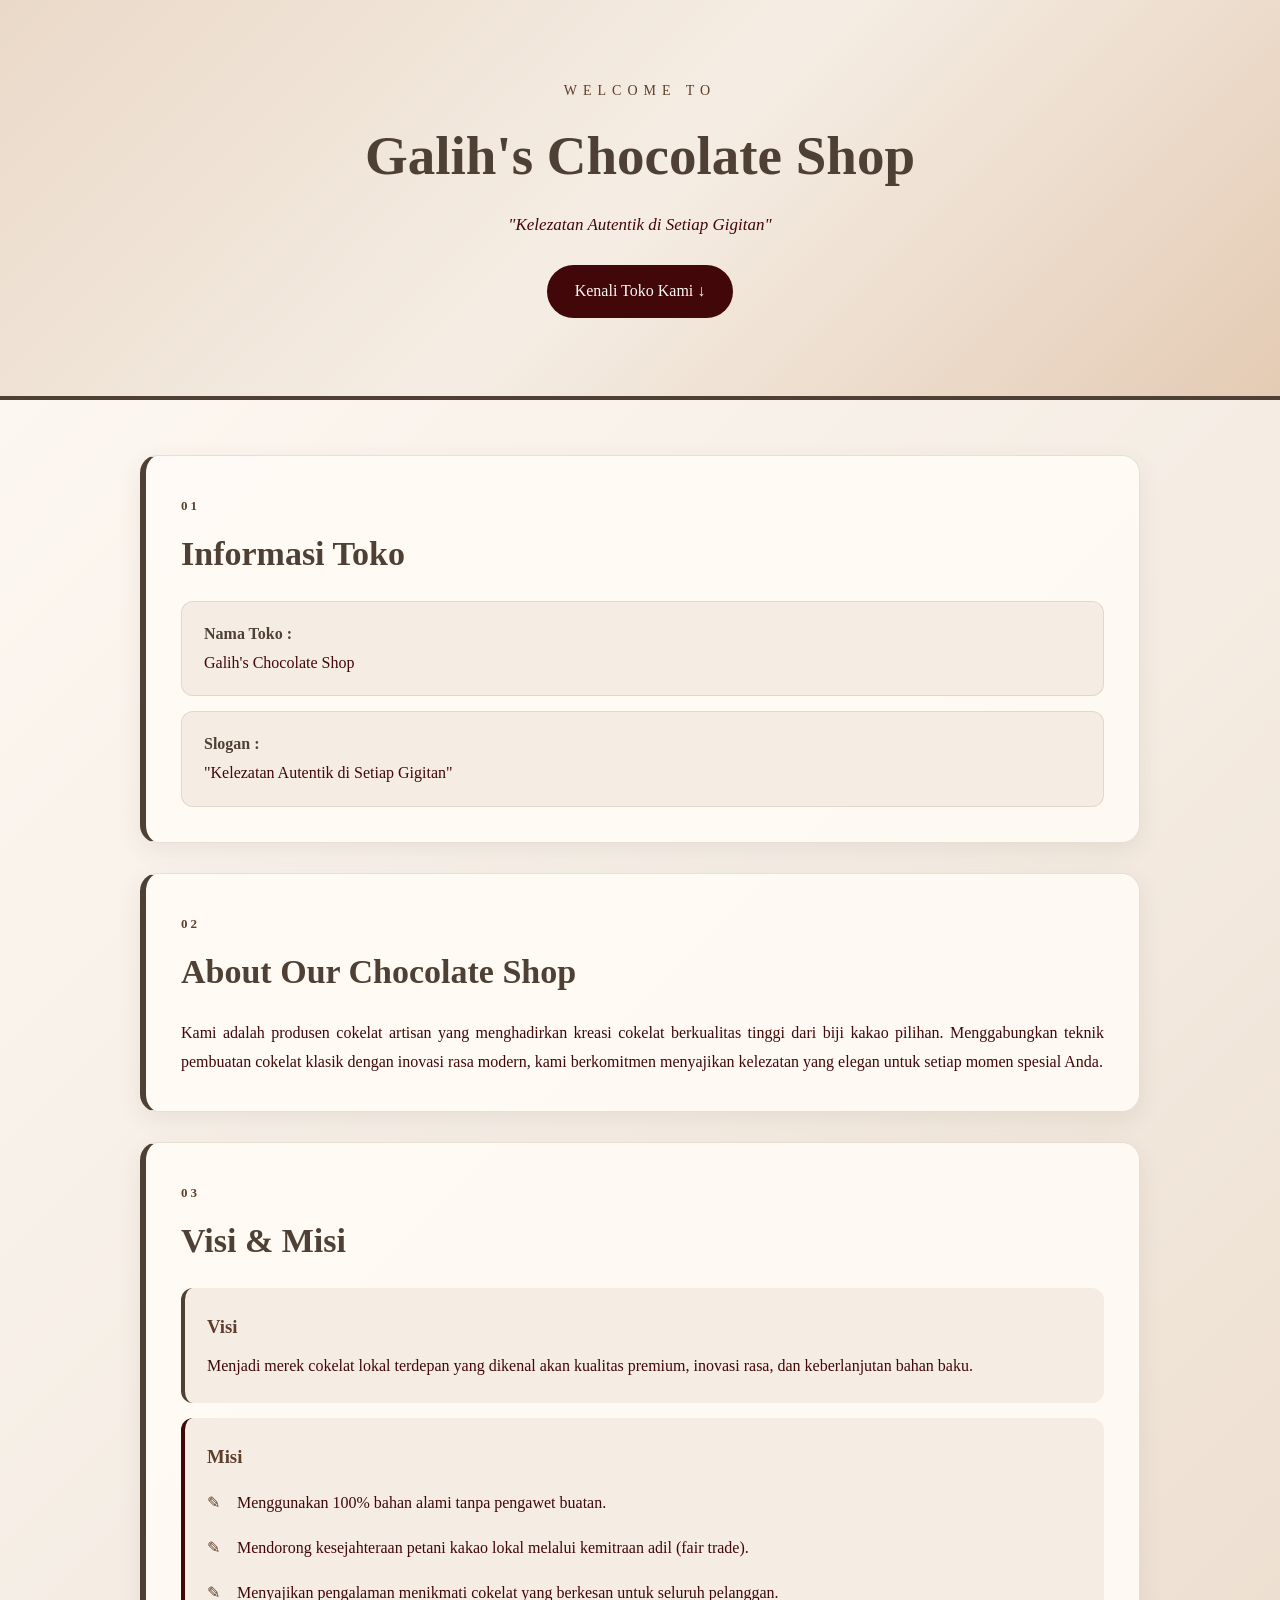
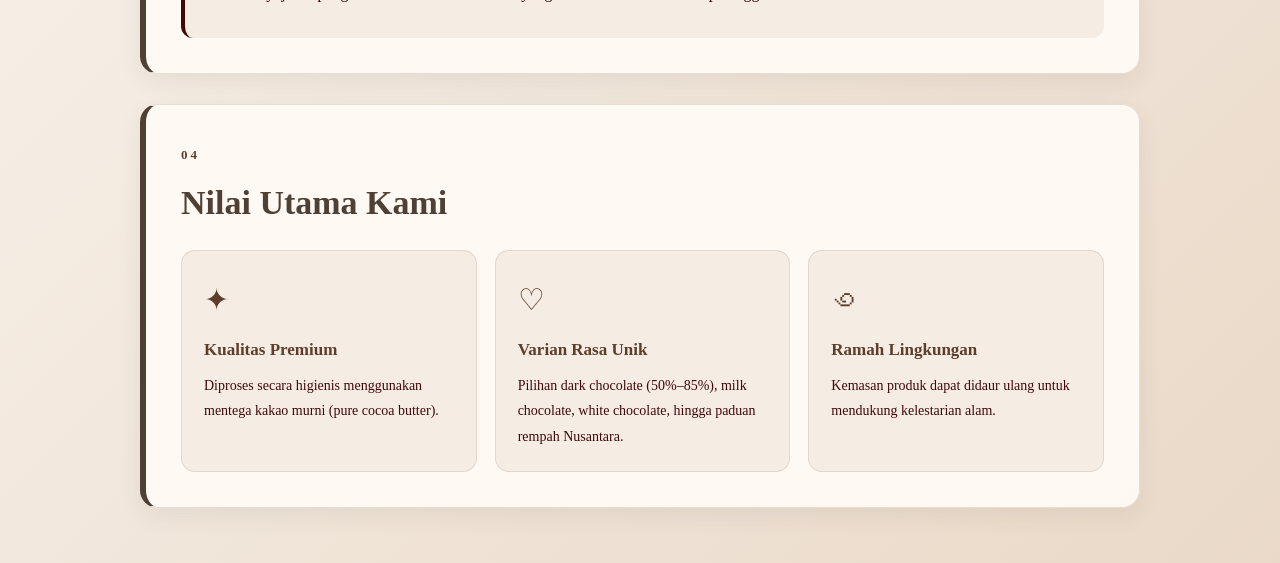
<file: profil.html>
<!DOCTYPE html>
<html lang="id">
<head>
    <meta charset="UTF-8">
    <meta name="viewport" content="width=device-width, initial-scale=1.0">

    <title>Galih's Chocolate Shop</title>

    <style>
        /* WARNA ASLI */
        :root {
            --cokelat: #4e4034;
            --merah: #410709;
            --cokelat-muda: #5e3e2b;
            --krem: #f5ede4;
            --putih: #fffaf5;
        }

        * {
            margin: 0;
            padding: 0;
            box-sizing: border-box;
            scroll-behavior: smooth;
        }

        body {
            font-family: "Comic Sans MS", cursive;
            color: var(--merah);
            background: linear-gradient(
                135deg,
                #fffaf5,
                #f5ede4,
                #ead9c8
            );
            line-height: 1.8;
        }

        /* HEADER */
        header {
            min-height: 400px;
            display: flex;
            align-items: center;
            justify-content: center;
            text-align: center;
            padding: 50px 20px;
            background: linear-gradient(
                135deg,
                #ead9c8,
                #f5ede4,
                #e4cbb4
            );
            border-bottom: 4px solid var(--cokelat);
        }

        .hero {
            animation: muncul 1s ease;
        }

        .subtitle {
            letter-spacing: 6px;
            color: var(--cokelat-muda);
            font-size: 14px;
        }

        header h1 {
            font-family: "Segoe Script", cursive;
            font-size: clamp(30px, 6vw, 55px);
            color: var(--cokelat);
            line-height: 1.5;
            margin: 12px 0;
        }

        .tagline {
            font-size: 17px;
            font-style: italic;
            margin-bottom: 25px;
        }

        .btn {
            display: inline-block;
            text-decoration: none;
            color: var(--putih);
            background: var(--merah);
            padding: 12px 28px;
            border-radius: 30px;
            transition: 0.3s;
        }

        .btn:hover {
            background: var(--cokelat);
            transform: translateY(-4px);
            box-shadow: 0 8px 20px #41070935;
        }

        /* KONTEN */
        .container {
            width: min(1000px, 90%);
            margin: 55px auto;
        }

        .card {
            background: rgba(255, 250, 245, 0.95);
            padding: 35px;
            margin-bottom: 30px;
            border-radius: 18px;
            border: 1px solid #5e3e2b25;
            border-left: 6px solid var(--cokelat);
            box-shadow: 0 8px 25px #4e403415;
            transition: 0.3s;
            animation: muncul 0.8s ease;
        }

        .card:hover {
            transform: translateY(-5px);
            box-shadow: 0 14px 35px #4e403425;
        }

        .number {
            color: var(--cokelat-muda);
            font-size: 13px;
            letter-spacing: 3px;
            font-weight: bold;
        }

        .card h2 {
            font-family: "Segoe Script", cursive;
            font-size: clamp(24px, 4vw, 34px);
            color: var(--cokelat);
            margin: 8px 0 22px;
            line-height: 1.5;
        }

        .card h3 {
            color: var(--cokelat-muda);
            margin-bottom: 8px;
        }

        .description {
            text-align: justify;
            font-size: 16px;
        }

        /* INFORMASI TOKO */
        .info-box {
            background: var(--krem);
            padding: 18px 22px;
            border-radius: 12px;
            margin-top: 15px;
            border: 1px solid #5e3e2b20;
            transition: 0.3s;
        }

        .info-box:hover {
            background: #ead9c8;
            transform: translateX(5px);
        }

        .info-box strong {
            color: var(--cokelat);
        }

        /* VISI DAN MISI */
        .vision-box,
        .mission-box {
            background: var(--krem);
            padding: 22px;
            border-radius: 12px;
            margin-top: 15px;
        }

        .vision-box {
            border-left: 4px solid var(--cokelat);
        }

        .mission-box {
            border-left: 4px solid var(--merah);
        }

        .mission-box ul {
            list-style: none;
        }

        .mission-box li {
            position: relative;
            padding: 8px 0 8px 30px;
        }

        .mission-box li::before {
            content: "✎";
            position: absolute;
            left: 0;
            color: var(--cokelat-muda);
        }

        /* NILAI UTAMA */
        .values {
            display: grid;
            grid-template-columns: repeat(3, 1fr);
            gap: 18px;
        }

        .value-item {
            background: var(--krem);
            padding: 22px;
            border-radius: 14px;
            border: 1px solid #5e3e2b20;
            transition: 0.3s;
        }

        .value-item:hover {
            transform: translateY(-6px);
            background: #ead9c8;
            box-shadow: 0 8px 20px #4e403415;
        }

        .value-icon {
            font-size: 30px;
            color: var(--cokelat-muda);
            margin-bottom: 8px;
        }

        .value-item h3 {
            font-size: 17px;
        }

        .value-item p {
            font-size: 14px;
            line-height: 1.8;
        }

        /* FOOTER */
        footer {
            background: var(--cokelat);
            color: var(--putih);
            text-align: center;
            padding: 30px 20px;
        }

        footer .footer-title {
            font-family: "Segoe Script", cursive;
            font-size: 22px;
        }

        footer small {
            display: block;
            margin-top: 12px;
            opacity: 0.85;
        }

        /* ANIMASI */
        @keyframes muncul {
            from {
                opacity: 0;
                transform: translateY(20px);
            }

            to {
                opacity: 1;
                transform: translateY(0);
            }
        }

        /* TAMPILAN HP */
        @media (max-width: 768px) {
            header {
                min-height: 330px;
                padding: 40px 18px;
            }

            header h1 {
                font-size: 34px;
            }

            .tagline {
                font-size: 15px;
            }

            .container {
                width: 92%;
                margin: 30px auto;
            }

            .card {
                padding: 24px 20px;
                margin-bottom: 22px;
            }

            .values {
                grid-template-columns: 1fr;
            }

            .description {
                text-align: left;
            }
        }

        @media (prefers-reduced-motion: reduce) {
            *,
            *::before,
            *::after {
                animation: none !important;
                transition: none !important;
                scroll-behavior: auto !important;
            }
        }
    </style>
</head>

<body>

    <!-- HEADER -->
    <header>
        <div class="hero">
            <p class="subtitle">WELCOME TO</p>

            <h1>Galih's Chocolate Shop</h1>

            <p class="tagline">
                "Kelezatan Autentik di Setiap Gigitan"
            </p>

            <a href="#tentang" class="btn">
                Kenali Toko Kami ↓
            </a>
        </div>
    </header>

    <main class="container">

        <!-- INFORMASI TOKO -->
        <section class="card">
            <span class="number">01</span>
            <h2>Informasi Toko</h2>

            <div class="info-box">
                <p><strong>Nama Toko :</strong></p>
                <p>Galih's Chocolate Shop</p>
            </div>

            <div class="info-box">
                <p><strong>Slogan :</strong></p>
                <p>"Kelezatan Autentik di Setiap Gigitan"</p>
            </div>
        </section>

        <!-- TENTANG TOKO -->
        <section class="card" id="tentang">
            <span class="number">02</span>
            <h2>About Our Chocolate Shop</h2>

            <p class="description">
                Kami adalah produsen cokelat artisan yang menghadirkan
                kreasi cokelat berkualitas tinggi dari biji kakao pilihan.
                Menggabungkan teknik pembuatan cokelat klasik dengan
                inovasi rasa modern, kami berkomitmen menyajikan
                kelezatan yang elegan untuk setiap momen spesial Anda.
            </p>
        </section>

        <!-- VISI DAN MISI -->
        <section class="card">
            <span class="number">03</span>
            <h2>Visi &amp; Misi</h2>

            <div class="vision-box">
                <h3>Visi</h3>
                <p>
                    Menjadi merek cokelat lokal terdepan yang dikenal
                    akan kualitas premium, inovasi rasa, dan
                    keberlanjutan bahan baku.
                </p>
            </div>

            <div class="mission-box">
                <h3>Misi</h3>

                <ul>
                    <li>
                        Menggunakan 100% bahan alami tanpa
                        pengawet buatan.
                    </li>
                    <li>
                        Mendorong kesejahteraan petani kakao lokal
                        melalui kemitraan adil (fair trade).
                    </li>
                    <li>
                        Menyajikan pengalaman menikmati cokelat
                        yang berkesan untuk seluruh pelanggan.
                    </li>
                </ul>
            </div>
        </section>

        <!-- NILAI UTAMA -->
        <section class="card">
            <span class="number">04</span>
            <h2>Nilai Utama Kami</h2>

            <div class="values">

                <article class="value-item">
                    <div class="value-icon">✦</div>
                    <h3>Kualitas Premium</h3>
                    <p>
                        Diproses secara higienis menggunakan
                        mentega kakao murni (pure cocoa butter).
                    </p>
                </article>

                <article class="value-item">
                    <div class="value-icon">♡</div>
                    <h3>Varian Rasa Unik</h3>
                    <p>
                        Pilihan dark chocolate (50%–85%),
                        milk chocolate, white chocolate, hingga
                        paduan rempah Nusantara.
                    </p>
                </article>

                <article class="value-item">
                    <div class="value-icon">꩜</div>
                    <h3>Ramah Lingkungan</h3>
                    <p>
                        Kemasan produk dapat didaur ulang
                        untuk mendukung kelestarian alam.
                    </p>
                </article>

            </div>
        </section>

    </main>
</body>
</html>
</file>
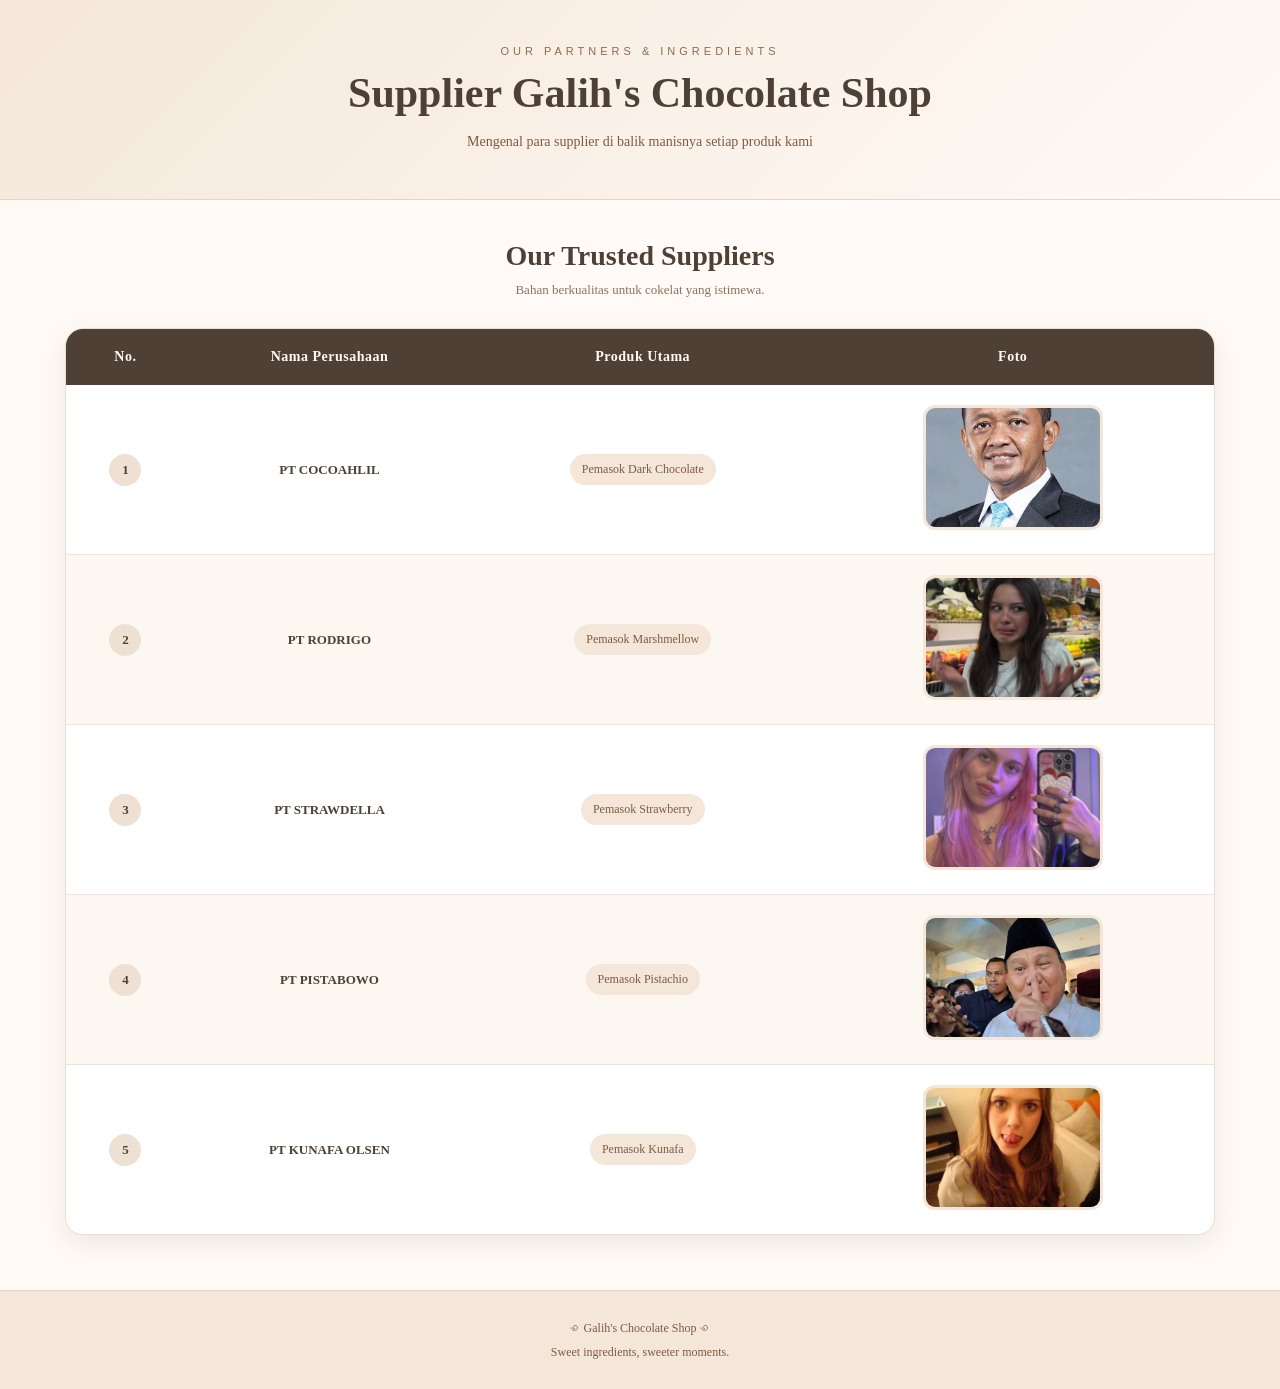
<file: supplier.html>
<!DOCTYPE html>
<html lang="id">
<head>
    <meta charset="UTF-8">
    <meta name="viewport" content="width=device-width, initial-scale=1.0">

    <title>Supplier | Galih's Chocolate Shop</title>

    <style>
        /* Pengaturan dasar */
        * {
            margin: 0;
            padding: 0;
            box-sizing: border-box;
        }

        body {
            font-family: "Comic Sans MS", cursive;
            background-color: #fffaf6;
            color: #4e4034;
        }

        /* Header */
        .header {
            text-align: center;
            padding: 45px 20px;
            background: linear-gradient(135deg, #f4e7d9, #fffaf6);
            border-bottom: 1px solid #e7d5c3;
        }

        .subtitle {
            font-family: Arial, sans-serif;
            font-size: 11px;
            letter-spacing: 4px;
            color: #8b6b50;
            margin-bottom: 12px;
        }

        .header h1 {
            font-family: "Segoe Script", cursive;
            font-size: clamp(26px, 5vw, 42px);
            color: #4e4034;
            margin-bottom: 12px;
        }

        .header p.description {
            font-size: 14px;
            line-height: 1.8;
            color: #7d5a44;
        }

        /* Konten utama */
        .container {
            max-width: 1200px;
            margin: auto;
            padding: 40px 25px 55px;
        }

        .section-heading {
            text-align: center;
            margin-bottom: 30px;
        }

        .section-heading h2 {
            font-family: "Segoe Script", cursive;
            font-size: 28px;
            color: #4e4034;
            margin-bottom: 10px;
        }

        .section-heading p {
            font-size: 13px;
            color: #8b735f;
        }

        /* Pembungkus tabel */
        .table-wrapper {
            overflow-x: auto;
            background-color: white;
            border: 1px solid #e9ded4;
            border-radius: 18px;
            box-shadow: 0 8px 25px rgba(78, 64, 52, 0.10);
        }

        table {
            width: 100%;
            border-collapse: collapse;
            text-align: center;
        }

        thead {
            background-color: #4e4034;
            color: #fffaf6;
        }

        th {
            padding: 20px 15px;
            font-family: "Comic Sans MS", cursive;
            font-size: 14px;
            letter-spacing: 0.5px;
            white-space: nowrap;
        }

        td {
            padding: 20px 15px;
            font-size: 13px;
            border-bottom: 1px solid #eee4db;
        }

        tbody tr {
            background-color: #ffffff;
            transition: background-color 0.25s ease;
        }

        tbody tr:nth-child(even) {
            background-color: #fdf7f1;
        }

        tbody tr:hover {
            background-color: #f4e7d9;
        }

        tbody tr:last-child td {
            border-bottom: none;
        }

        /* Nomor supplier */
        .number {
            display: inline-flex;
            width: 32px;
            height: 32px;
            justify-content: center;
            align-items: center;
            border-radius: 50%;
            background-color: #eee0d2;
            color: #4e4034;
            font-weight: bold;
        }

        /* Nama perusahaan */
        .company-name {
            font-weight: bold;
            color: #4e4034;
            white-space: nowrap;
        }

        /* Label produk */
        .product-tag {
            display: inline-block;
            padding: 8px 12px;
            background-color: #f4e7d9;
            color: #7d5a44;
            border-radius: 20px;
            font-size: 12px;
            white-space: nowrap;
        }

        /* Foto supplier */
        .supplier-image {
            width: 180px;
            height: 125px;
            object-fit: cover;
            border-radius: 12px;
            border: 3px solid #f4e7d9;
            display: block;
            margin: auto;
            transition: transform 0.3s ease,
                        box-shadow 0.3s ease;
        }

        .supplier-image:hover {
            transform: scale(1.05);
            box-shadow: 0 6px 15px rgba(78, 64, 52, 0.18);
        }

        .image-link {
            display: inline-block;
        }

        /* Footer */
        .footer {
            text-align: center;
            padding: 25px 15px;
            background-color: #f4e7d9;
            border-top: 1px solid #e7d5c3;
            color: #7d5a44;
            font-size: 12px;
            line-height: 2;
        }

        /* Tampilan tablet dan HP */
        @media (max-width: 700px) {
            .header {
                padding: 35px 15px;
            }

            .subtitle {
                letter-spacing: 2px;
            }

            .container {
                padding: 30px 12px 40px;
            }

            .section-heading h2 {
                font-size: 24px;
            }

            th, td {
                padding: 14px 12px;
            }

            .supplier-image {
                width: 145px;
                height: 105px;
            }
        }

        @media (prefers-reduced-motion: reduce) {
            *,
            *::before,
            *::after {
                transition: none !important;
            }
        }
    </style>
</head>

<body>

    <!-- Header Toko -->
    <header class="header">
        <p class="subtitle">OUR PARTNERS & INGREDIENTS</p>

        <h1>Supplier Galih's Chocolate Shop</h1>

        <p class="description">
            Mengenal para supplier di balik manisnya setiap produk kami 
        </p>
    </header>

    <!-- Daftar Supplier -->
    <main class="container">

        <div class="section-heading">
            <h2>Our Trusted Suppliers</h2>
            <p>Bahan berkualitas untuk cokelat yang istimewa.</p>
        </div>

        <div class="table-wrapper">
            <table>
                <thead>
                    <tr>
                        <th>No.</th>
                        <th>Nama Perusahaan</th>
                        <th>Produk Utama</th>
                        <th>Foto</th>
                    </tr>
                </thead>

                <tbody>
                    <!-- Supplier 1 -->
                    <tr>
                        <td><span class="number">1</span></td>

                        <td class="company-name">
                            PT COCOAHLIL
                        </td>

                        <td>
                            <span class="product-tag">
                                Pemasok Dark Chocolate
                            </span>
                        </td>

                        <td>
                            <a class="image-link"
                               href="https://id.wikipedia.org/wiki/Bahlil_Lahadalia"
                               title="Informasi Lebih Lanjut"
                               rel="noopener noreferrer">
                                <img class="supplier-image"
                                     src="image/bahlil.jpg"
                                     alt="Foto supplier PT COCOAHLIL">
                            </a>
                        </td>
                    </tr>

                    <!-- Supplier 2 -->
                    <tr>
                        <td><span class="number">2</span></td>

                        <td class="company-name">
                            PT RODRIGO
                        </td>

                        <td>
                            <span class="product-tag">
                                Pemasok Marshmellow
                            </span>
                        </td>

                        <td>
                            <a class="image-link"
                               href="https://id.wikipedia.org/wiki/Olivia_Rodrigo"
                               title="Informasi Lebih Lanjut"
                               rel="noopener noreferrer">
                                <img class="supplier-image"
                                     src="image/olivia.jpg"
                                     alt="Foto supplier PT RODRIGO">
                            </a>
                        </td>
                    </tr>

                    <!-- Supplier 3 -->
                    <tr>
                        <td><span class="number">3</span></td>

                        <td class="company-name">
                            PT STRAWDELLA
                        </td>

                        <td>
                            <span class="product-tag">
                                Pemasok Strawberry
                            </span>
                        </td>

                        <td>
                            <a class="image-link"
                               href="https://id.wikipedia.org/wiki/Ad%C3%A9la_Jergov%C3%A1"
                               title="Informasi Lebih Lanjut"
                               rel="noopener noreferrer">
                                <img class="supplier-image"
                                     src="image/adela.jpg"
                                     alt="Foto supplier PT STRAWDELLA">
                            </a>
                        </td>
                    </tr>

                    <!-- Supplier 4 -->
                    <tr>
                        <td><span class="number">4</span></td>

                        <td class="company-name">
                            PT PISTABOWO
                        </td>

                        <td>
                            <span class="product-tag">
                                Pemasok Pistachio
                            </span>
                        </td>

                        <td>
                            <a class="image-link"
                               href="https://id.wikipedia.org/wiki/Prabowo_Subianto"
                               title="Informasi Lebih Lanjut"
                               rel="noopener noreferrer">
                                <img class="supplier-image"
                                     src="image/prabowo.jpg"
                                     alt="Foto supplier PT PISTABOWO">
                            </a>
                        </td>
                    </tr>

                    <!-- Supplier 5 -->
                    <tr>
                        <td><span class="number">5</span></td>

                        <td class="company-name">
                            PT KUNAFA OLSEN
                        </td>

                        <td>
                            <span class="product-tag">
                                Pemasok Kunafa
                            </span>
                        </td>

                        <td>
                            <a class="image-link"
                               href="https://id.wikipedia.org/wiki/Elizabeth_Olsen"
                               title="Informasi Lebih Lanjut"
                               rel="noopener noreferrer">
                                <img class="supplier-image"
                                     src="image/olsen.jpg"
                                     alt="Foto supplier PT KUNAFA OLSEN">
                            </a>
                        </td>
                    </tr>
                </tbody>
            </table>
        </div>

    </main>

    <!-- Footer -->
    <footer class="footer">
        <p>꩜ Galih's Chocolate Shop ꩜</p>
        <p>Sweet ingredients, sweeter moments.</p>
    </footer>

</body>
</html>
</file>
<file: style.css>
/* =========================
   RESET
   ========================= */

* {
    margin: 0;
    padding: 0;
    box-sizing: border-box;
    scroll-behavior: smooth;
}

:root {
    --primary: #765344;
    --primary-dark: #4a3329;
    --secondary: #b58b70;
    --cream: #f5eee5;
    --white: #fffdf9;
    --text: #49382f;
    --shadow: 0 10px 35px rgba(74, 51, 41, 0.10);
}


/* =========================
   BODY
   ========================= */

body {
    font-family: "Comic Sans MS", cursive;
    background: linear-gradient(
        135deg,
        #f5eee5 0%,
        #eadfd1 50%,
        #f9f4ed 100%
    );
    color: var(--text);
    line-height: 1.8;
    min-height: 100vh;
}


/* =========================
   HEADER
   ========================= */

header {
    background-image:
        linear-gradient(
            135deg,
            rgba(39, 25, 19, 0.48),
            rgba(125, 90, 74, 0.18)
        ),
        url('image/bann.jpg');

    background-size: cover;
    background-position: center;
    background-repeat: no-repeat;

    color: #fff8ef;
    text-align: center;
    padding: 120px 30px;

    position: relative;
    overflow: hidden;

    animation: fadeDown 1s ease;
    transition: background-size 0.5s ease;

    border-bottom: 5px solid var(--secondary);
    box-shadow: 0 8px 25px rgba(54, 35, 26, 0.18);
}

/* Lapisan dekoratif header */

header::before {
    content: "";
    position: absolute;
    inset: 0;

    background: linear-gradient(
        180deg,
        transparent 40%,
        rgba(40, 26, 20, 0.35)
    );

    pointer-events: none;
}

header h1,
header p {
    position: relative;
    z-index: 1;
}

header h1 {
    margin-bottom: 12px;
    font-size: clamp(28px, 4vw, 44px);

    text-shadow: 2px 4px 12px rgba(0, 0, 0, 0.4);
    animation: fadeUp 1s ease;

    letter-spacing: 1px;
}

header p {
    font-size: 17px;
    animation: fadeUp 1.3s ease;

    text-shadow: 1px 2px 8px rgba(0, 0, 0, 0.5);
}


/* =========================
   MENU NAVIGASI
   ========================= */

nav {
    background: rgba(92, 63, 49, 0.96);
    text-align: center;
    padding: 14px 10px;

    position: sticky;
    top: 0;
    z-index: 1000;

    box-shadow: 0 5px 20px rgba(54, 35, 26, 0.18);
    backdrop-filter: blur(12px);

    border-bottom: 1px solid rgba(255, 255, 255, 0.12);
}

nav a {
    display: inline-block;

    color: #fffaf4;
    text-decoration: none;

    padding: 11px 24px;
    margin: 3px;

    border-radius: 50px;

    transition: all 0.3s ease;
    position: relative;
    overflow: hidden;

    font-size: 15px;
    font-weight: bold;
    letter-spacing: 0.3px;
}

/* Garis animasi pada menu */

nav a::after {
    content: "";
    position: absolute;

    width: 0;
    height: 2px;

    bottom: 7px;
    left: 50%;

    background-color: #f0d0ad;
    transform: translateX(-50%);

    transition: width 0.3s ease;
}

/* Efek hover menu */

nav a:hover {
    background: linear-gradient(
        135deg,
        #a87c61,
        #765344
    );

    color: white;
    transform: translateY(-3px);

    box-shadow: 0 6px 15px rgba(0, 0, 0, 0.2);
}

nav a:hover::after {
    width: 45%;
}

/* Efek saat menu ditekan */

nav a:active {
    transform: scale(0.96);
}


/* =========================
   KONTEN 
   ========================= */

main {
    width: min(92%, 1200px);
    margin: 45px auto;

    background: transparent;
    padding: 35px;

    border-radius: 0;
    border: none;

    box-shadow: none;

    transition: none;
    animation: fadeUp 0.8s ease;

    position: relative;
    overflow: visible;
}

/* Menghilangkan garis dekoratif konten */

main::before {
    display: none;
}

/* Menghilangkan efek kotak saat disentuh */

main:hover {
    box-shadow: none;
    transform: none;
}

/* Judul konten */

main h2 {
    text-align: center;
    margin-bottom: 28px;

    color: #4a342a;

    position: relative;
    padding-bottom: 14px;

    font-size: clamp(23px, 3vw, 32px);
}

/* Garis dekorasi di bawah judul */

main h2::after {
    content: "";
    display: block;

    width: 75px;
    height: 4px;

    background: linear-gradient(
        90deg,
        #765344,
        #c9a184
    );

    margin: 12px auto 0;
    border-radius: 20px;

    transition: width 0.3s ease;
}

main h2:hover::after {
    width: 135px;
}


/* =========================
   IFRAME
   ========================= */

iframe {
    width: 100%;
    height: 520px;

    border: 2px solid #d8c2ad;
    border-radius: 16px;

    background-color: white;

    display: block;

    box-shadow: 0 8px 24px rgba(74, 51, 41, 0.10);

    transition:
        border-color 0.3s ease,
        box-shadow 0.3s ease,
        transform 0.3s ease;
}

iframe:hover {
    border-color: #98715b;

    box-shadow: 0 12px 30px rgba(74, 51, 41, 0.16);
    transform: translateY(-2px);
}


/* =========================
   FOOTER
   ========================= */

footer {
    background: linear-gradient(
        135deg,
        #4a3329,
        #765344,
        #8b6854
    );

    color: #fff8ef;

    text-align: center;
    padding: 30px 20px;

    margin-top: 45px;

    box-shadow: 0 -5px 20px rgba(74, 51, 41, 0.10);

    border-top: 4px solid #c5a184;
}

footer p {
    margin: 0;
    font-size: 14px;
    letter-spacing: 0.4px;
}


/* =========================
   ANIMASI
   ========================= */

@keyframes fadeUp {
    from {
        opacity: 0;
        transform: translateY(25px);
    }

    to {
        opacity: 1;
        transform: translateY(0);
    }
}

@keyframes fadeDown {
    from {
        opacity: 0;
        transform: translateY(-20px);
    }

    to {
        opacity: 1;
        transform: translateY(0);
    }
}


/* =========================
   RESPONSIVE
   ========================= */

@media screen and (max-width: 600px) {

    header {
        padding: 80px 20px;
    }

    header h1 {
        font-size: 27px;
    }

    header p {
        font-size: 14px;
    }

    nav {
        padding: 8px;
    }

    nav a {
        display: block;
        margin: 6px 10px;
        padding: 11px 15px;

        border-radius: 12px;
    }

    nav a::after {
        display: none;
    }

    main {
        width: 94%;
        margin: 25px auto;
        padding: 22px 16px;

        border-radius: 0;
    }

    main h2 {
        margin-bottom: 22px;
    }

    iframe {
        height: 400px;
        border-radius: 12px;
    }

    footer {
        padding: 24px 15px;
    }
}


/* =========================
   TABLET
   ========================= */

@media screen and (min-width: 601px)
and (max-width: 1024px) {

    header {
        padding: 100px 25px;
    }

    main {
        width: 94%;
        padding: 28px;
    }

    nav a {
        padding: 10px 18px;
    }

    iframe {
        height: 460px;
    }
}


/* =========================
   AKSESIBILITAS
   ========================= */

@media (prefers-reduced-motion: reduce) {
    *,
    *::before,
    *::after {
        animation: none !important;
        scroll-behavior: auto !important;
        transition: none !important;
    }
}
</file>
